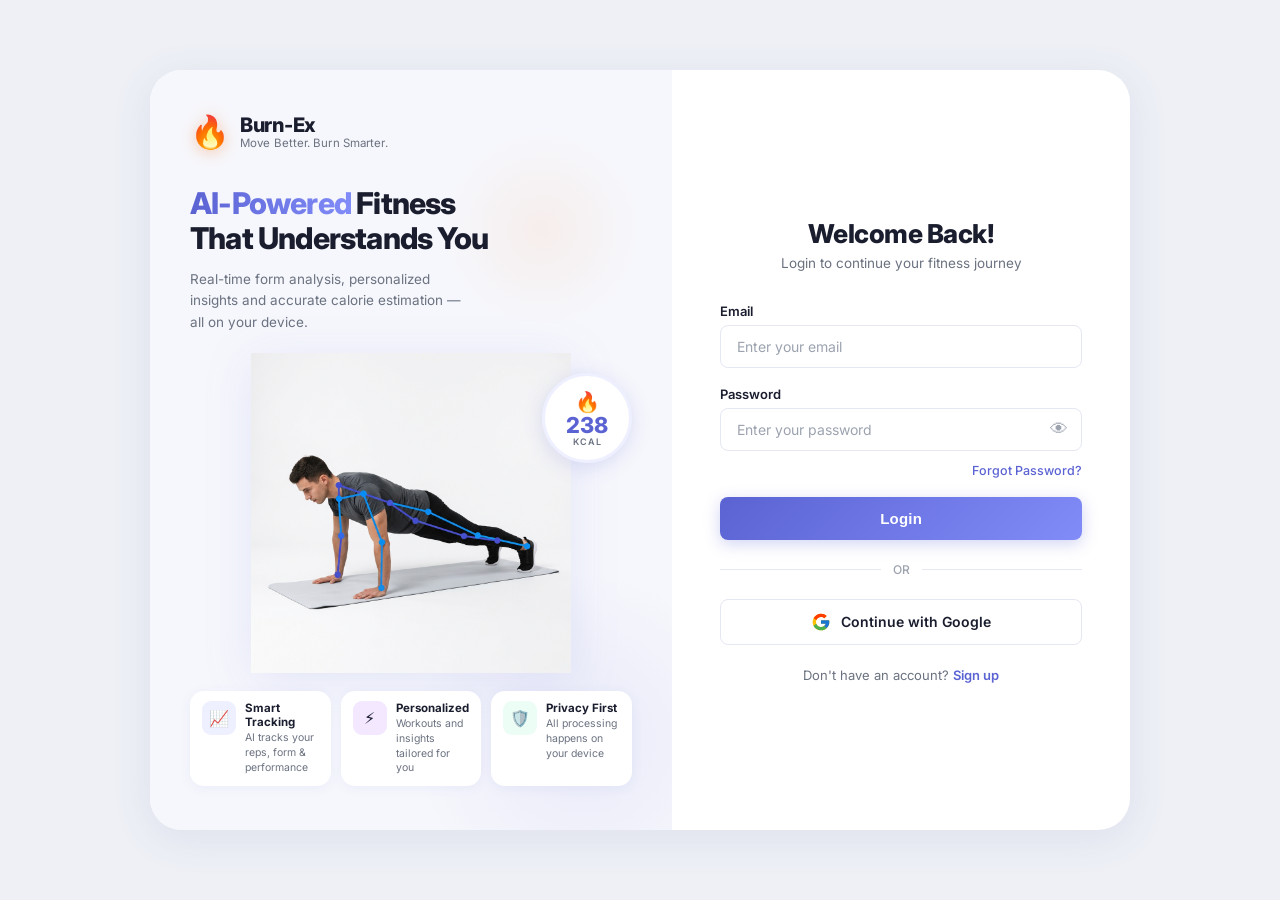
<file: templates/auth.html>
<!DOCTYPE html>
<html lang="en">
<head>
  <meta charset="UTF-8"/>
  <meta name="viewport" content="width=device-width, initial-scale=1.0"/>
  <meta name="description" content="Burn-Ex: AI-Powered Fitness — Login or create your account to start your personalized fitness journey."/>
  <title>Burn-Ex · Login</title>
  <link rel="preconnect" href="https://fonts.googleapis.com"/>
  <link href="https://fonts.googleapis.com/css2?family=Inter:wght@300;400;500;600;700;800;900&display=swap" rel="stylesheet"/>
  <link rel="stylesheet" href="/static/css/auth.css"/>
</head>
<body>

<div class="auth-wrapper">
  <div class="auth-card" role="main">

    <!-- ═══════════════════════════════════════════
         LEFT PANEL — Branding & Hero
    ═══════════════════════════════════════════ -->
    <div class="auth-left">

      <!-- Brand -->
      <div class="brand">
        <div class="brand-logo">🔥</div>
        <div class="brand-info">
          <span class="brand-name">Burn-Ex</span>
          <span class="brand-tagline">Move Better. Burn Smarter.</span>
        </div>
      </div>

      <!-- Headline -->
      <div class="hero-text">
        <h2 class="hero-heading">
          <span class="accent">AI-Powered</span> Fitness<br>That Understands You
        </h2>
        <p class="hero-sub">
          Real-time form analysis, personalized insights and accurate calorie estimation — all on your device.
        </p>
      </div>

      <!-- Visual with kcal bubble -->
      <div class="hero-visual">
        <img
          id="hero-img"
          src="/static/hero_pose.png"
          alt="Man doing push-up with AI pose skeleton overlay"
          class="hero-img"
        />
        <div class="kcal-bubble" aria-label="238 kilocalories burned">
          <span class="k-icon">🔥</span>
          <span class="k-num">238</span>
          <span class="k-unit">KCAL</span>
        </div>
      </div>

      <!-- Feature Badges -->
      <div class="feature-badges">
        <div class="badge-card">
          <div class="badge-icon blue">📈</div>
          <div class="badge-info">
            <h4>Smart Tracking</h4>
            <p>AI tracks your reps, form & performance</p>
          </div>
        </div>
        <div class="badge-card">
          <div class="badge-icon purple">⚡</div>
          <div class="badge-info">
            <h4>Personalized</h4>
            <p>Workouts and insights tailored for you</p>
          </div>
        </div>
        <div class="badge-card">
          <div class="badge-icon green">🛡️</div>
          <div class="badge-info">
            <h4>Privacy First</h4>
            <p>All processing happens on your device</p>
          </div>
        </div>
      </div>

    </div><!-- /auth-left -->

    <!-- ═══════════════════════════════════════════
         RIGHT PANEL — Login / Sign Up Forms
    ═══════════════════════════════════════════ -->
    <div class="auth-right">

      <!-- Alert -->
      <div id="auth-alert" class="auth-alert" role="alert" aria-live="polite"></div>

      <!-- ─── LOGIN FORM ─────────────────────────── -->
      <div id="login-panel">
        <div class="auth-form-header">
          <h1>Welcome Back!</h1>
          <p>Login to continue your fitness journey</p>
        </div>

        <form class="auth-form" id="login-form" novalidate autocomplete="on">

          <div class="form-group">
            <label class="form-label" for="login-email">Email</label>
            <div class="input-wrap">
              <input
                id="login-email"
                class="form-input"
                type="email"
                placeholder="Enter your email"
                autocomplete="email"
                required
              />
            </div>
            <span class="field-error" id="login-email-err">Please enter a valid email address.</span>
          </div>

          <div class="form-group">
            <label class="form-label" for="login-password">Password</label>
            <div class="input-wrap">
              <input
                id="login-password"
                class="form-input has-icon"
                type="password"
                placeholder="Enter your password"
                autocomplete="current-password"
                required
              />
              <span class="input-icon" id="toggle-login-pw" aria-label="Toggle password visibility" title="Show/hide password">👁</span>
            </div>
            <span class="field-error" id="login-pw-err">Password must be at least 6 characters.</span>
          </div>

          <div class="forgot-link">
            <a href="#" id="forgot-link" aria-label="Forgot password">Forgot Password?</a>
          </div>

          <button type="submit" class="btn-primary" id="login-btn" aria-label="Login">
            <span class="btn-spinner"></span>
            <span class="btn-label">Login</span>
          </button>

          <div class="or-divider"><span>OR</span></div>

          <button type="button" class="btn-google" id="google-login-btn" aria-label="Continue with Google">
            <svg class="google-logo" viewBox="0 0 48 48" xmlns="http://www.w3.org/2000/svg">
              <path fill="#FFC107" d="M43.611 20.083H42V20H24v8h11.303C33.654 32.657 29.332 36 24 36c-6.627 0-12-5.373-12-12s5.373-12 12-12c3.059 0 5.842 1.154 7.961 3.039l5.657-5.657C34.046 6.053 29.268 4 24 4 12.955 4 4 12.955 4 24s8.955 20 20 20 20-8.955 20-20c0-1.341-.138-2.65-.389-3.917z"/>
              <path fill="#FF3D00" d="m6.306 14.691 6.571 4.819C14.655 15.108 19.001 12 24 12c3.059 0 5.842 1.154 7.961 3.039l5.657-5.657C34.046 6.053 29.268 4 24 4 16.318 4 9.656 8.337 6.306 14.691z"/>
              <path fill="#4CAF50" d="M24 44c5.166 0 9.86-1.977 13.409-5.192l-6.19-5.238A11.91 11.91 0 0 1 24 36c-5.302 0-9.815-3.417-11.403-8.084l-6.515 5.023C9.505 39.556 16.227 44 24 44z"/>
              <path fill="#1976D2" d="M43.611 20.083H42V20H24v8h11.303a12.04 12.04 0 0 1-4.087 5.571l.003-.002 6.19 5.238C36.971 39.205 44 34 44 24c0-1.341-.138-2.65-.389-3.917z"/>
            </svg>
            Continue with Google
          </button>

        </form>

        <p class="auth-footer">
          Don't have an account? <a href="#" id="go-signup">Sign up</a>
        </p>
      </div><!-- /login-panel -->


      <!-- ─── SIGN UP FORM ────────────────────────── -->
      <div id="signup-panel" style="display:none;">
        <div class="auth-form-header">
          <h1>Create Account</h1>
          <p>Start your AI-powered fitness journey today</p>
        </div>

        <form class="auth-form" id="signup-form" novalidate autocomplete="off">

          <div class="name-row">
            <div class="form-group">
              <label class="form-label" for="signup-fname">First Name</label>
              <input id="signup-fname" class="form-input" type="text" placeholder="John" required/>
              <span class="field-error" id="fname-err">Required.</span>
            </div>
            <div class="form-group">
              <label class="form-label" for="signup-lname">Last Name</label>
              <input id="signup-lname" class="form-input" type="text" placeholder="Doe" required/>
              <span class="field-error" id="lname-err">Required.</span>
            </div>
          </div>

          <div class="form-group">
            <label class="form-label" for="signup-email">Email</label>
            <input id="signup-email" class="form-input" type="email" placeholder="john@example.com" required/>
            <span class="field-error" id="signup-email-err">Please enter a valid email.</span>
          </div>

          <div class="form-group">
            <label class="form-label" for="signup-password">Password</label>
            <div class="input-wrap">
              <input id="signup-password" class="form-input has-icon" type="password" placeholder="Create a strong password" required/>
              <span class="input-icon" id="toggle-signup-pw" aria-label="Toggle password" title="Show/hide password">👁</span>
            </div>
            <div class="strength-bar"><div class="strength-fill" id="strength-fill"></div></div>
            <span class="field-error" id="signup-pw-err">Must be at least 8 characters.</span>
          </div>

          <button type="submit" class="btn-primary" id="signup-btn" aria-label="Create account">
            <span class="btn-spinner"></span>
            <span class="btn-label">Create Account</span>
          </button>

          <div class="or-divider"><span>OR</span></div>

          <button type="button" class="btn-google" id="google-signup-btn" aria-label="Sign up with Google">
            <svg class="google-logo" viewBox="0 0 48 48" xmlns="http://www.w3.org/2000/svg">
              <path fill="#FFC107" d="M43.611 20.083H42V20H24v8h11.303C33.654 32.657 29.332 36 24 36c-6.627 0-12-5.373-12-12s5.373-12 12-12c3.059 0 5.842 1.154 7.961 3.039l5.657-5.657C34.046 6.053 29.268 4 24 4 12.955 4 4 12.955 4 24s8.955 20 20 20 20-8.955 20-20c0-1.341-.138-2.65-.389-3.917z"/>
              <path fill="#FF3D00" d="m6.306 14.691 6.571 4.819C14.655 15.108 19.001 12 24 12c3.059 0 5.842 1.154 7.961 3.039l5.657-5.657C34.046 6.053 29.268 4 24 4 16.318 4 9.656 8.337 6.306 14.691z"/>
              <path fill="#4CAF50" d="M24 44c5.166 0 9.86-1.977 13.409-5.192l-6.19-5.238A11.91 11.91 0 0 1 24 36c-5.302 0-9.815-3.417-11.403-8.084l-6.515 5.023C9.505 39.556 16.227 44 24 44z"/>
              <path fill="#1976D2" d="M43.611 20.083H42V20H24v8h11.303a12.04 12.04 0 0 1-4.087 5.571l.003-.002 6.19 5.238C36.971 39.205 44 34 44 24c0-1.341-.138-2.65-.389-3.917z"/>
            </svg>
            Sign up with Google
          </button>

        </form>

        <p class="auth-footer">
          Already have an account? <a href="#" id="go-login">Log in</a>
        </p>
      </div><!-- /signup-panel -->


      <!-- ─── FORGOT PASSWORD ────────────────────── -->
      <div id="forgot-panel" style="display:none;">
        <div class="auth-form-header">
          <h1>Reset Password</h1>
          <p>Enter your email to receive reset instructions</p>
        </div>

        <form class="auth-form" id="forgot-form" novalidate>
          <div class="form-group">
            <label class="form-label" for="forgot-email">Email Address</label>
            <input id="forgot-email" class="form-input" type="email" placeholder="Enter your email" required/>
            <span class="field-error" id="forgot-email-err">Please enter a valid email.</span>
          </div>
          <button type="submit" class="btn-primary" id="forgot-btn">
            <span class="btn-spinner"></span>
            <span class="btn-label">Send Reset Link</span>
          </button>
        </form>

        <p class="auth-footer">
          <a href="#" id="back-to-login">← Back to Login</a>
        </p>
      </div><!-- /forgot-panel -->

    </div><!-- /auth-right -->

  </div><!-- /auth-card -->
</div><!-- /auth-wrapper -->

<script src="/static/js/auth.js"></script>
</body>
</html>
</file>
<file: static/css/auth.css>
/* ============================================================
   Burn-Ex Auth Page — auth.css
   Theme: Light grey bg, indigo-purple accent, white cards
   ============================================================ */

@import url('https://fonts.googleapis.com/css2?family=Inter:wght@300;400;500;600;700;800;900&display=swap');

*, *::before, *::after { box-sizing: border-box; margin: 0; padding: 0; }

:root {
  --bg:           #EEF0F6;
  --bg2:          #F6F7FC;
  --white:        #FFFFFF;
  --card-shadow:  0 8px 40px rgba(80,90,160,0.10);
  --accent:       #5B63D3;
  --accent-dark:  #4851C0;
  --accent-light: #EEF0FF;
  --accent-glow:  rgba(91,99,211,0.18);
  --text:         #1A1D2E;
  --text-sub:     #6B7280;
  --text-muted:   #9CA3AF;
  --border:       #E5E7F2;
  --danger:       #EF4444;
  --success:      #10B981;
  --orange:       #F97316;
  --radius-sm:    8px;
  --radius-md:    14px;
  --radius-lg:    22px;
  --radius-xl:    32px;
  --transition:   0.22s cubic-bezier(.4,0,.2,1);
}

html, body {
  height: 100%;
  font-family: 'Inter', system-ui, sans-serif;
  background: var(--bg);
  color: var(--text);
  -webkit-font-smoothing: antialiased;
}

/* ─── Auth Wrapper ─────────────────────────────────────────── */
.auth-wrapper {
  min-height: 100vh;
  display: flex;
  align-items: center;
  justify-content: center;
  padding: 24px;
  background: var(--bg);
}

.auth-card {
  display: flex;
  width: 100%;
  max-width: 980px;
  min-height: 640px;
  background: var(--white);
  border-radius: var(--radius-xl);
  box-shadow: var(--card-shadow);
  overflow: hidden;
  animation: cardIn .4s ease both;
}

@keyframes cardIn {
  from { opacity: 0; transform: translateY(28px) scale(.98); }
  to   { opacity: 1; transform: translateY(0) scale(1); }
}

/* ─── LEFT PANEL ───────────────────────────────────────────── */
.auth-left {
  flex: 1.1;
  background: var(--bg2);
  padding: 44px 40px;
  display: flex;
  flex-direction: column;
  position: relative;
  overflow: hidden;
}

/* decorative blobs */
.auth-left::before,
.auth-left::after {
  content: '';
  position: absolute;
  border-radius: 50%;
  pointer-events: none;
}
.auth-left::before {
  width: 340px; height: 340px;
  background: radial-gradient(circle, rgba(91,99,211,0.09) 0%, transparent 70%);
  bottom: -80px; right: -80px;
}
.auth-left::after {
  width: 200px; height: 200px;
  background: radial-gradient(circle, rgba(249,115,22,0.07) 0%, transparent 70%);
  top: 60px; right: 30px;
}

/* Brand */
.brand {
  display: flex;
  align-items: center;
  gap: 10px;
  z-index: 1;
}
.brand-logo {
  font-size: 32px;
  line-height: 1;
  filter: drop-shadow(0 2px 8px rgba(249,115,22,0.35));
}
.brand-info {
  display: flex;
  flex-direction: column;
}
.brand-name {
  font-size: 20px;
  font-weight: 800;
  letter-spacing: -0.3px;
  color: var(--text);
  line-height: 1.1;
}
.brand-tagline {
  font-size: 11.5px;
  color: var(--text-sub);
  font-weight: 400;
  letter-spacing: 0.1px;
}

/* Hero Text */
.hero-text {
  margin-top: 36px;
  z-index: 1;
  position: relative;
}
.hero-heading {
  font-size: 30px;
  font-weight: 800;
  line-height: 1.18;
  color: var(--text);
  letter-spacing: -0.8px;
}
.hero-heading .accent {
  background: linear-gradient(90deg, var(--accent) 0%, #818CF8 100%);
  -webkit-background-clip: text;
  -webkit-text-fill-color: transparent;
  background-clip: text;
}
.hero-sub {
  margin-top: 12px;
  font-size: 13.5px;
  color: var(--text-sub);
  line-height: 1.6;
  max-width: 280px;
}

/* Hero Image Area */
.hero-visual {
  position: relative;
  flex: 1;
  display: flex;
  align-items: flex-end;
  justify-content: center;
  margin-top: 20px;
  z-index: 1;
}
.hero-img {
  width: 100%;
  max-width: 320px;
  object-fit: contain;
  filter: drop-shadow(0 8px 24px rgba(91,99,211,0.12));
  animation: floatImg 4s ease-in-out infinite;
}
@keyframes floatImg {
  0%,100% { transform: translateY(0); }
  50%      { transform: translateY(-8px); }
}

/* Kcal Bubble */
.kcal-bubble {
  position: absolute;
  top: 20px;
  right: 0px;
  background: var(--white);
  border-radius: 50%;
  width: 90px;
  height: 90px;
  display: flex;
  flex-direction: column;
  align-items: center;
  justify-content: center;
  box-shadow: 0 4px 20px rgba(91,99,211,0.18);
  border: 3px solid var(--accent-light);
}
.kcal-bubble .k-icon { font-size: 20px; }
.kcal-bubble .k-num  { font-size: 22px; font-weight: 800; color: var(--accent); line-height: 1; }
.kcal-bubble .k-unit { font-size: 9px;  font-weight: 600; color: var(--text-sub); letter-spacing: 1px; text-transform: uppercase; }

/* Feature Badges */
.feature-badges {
  display: flex;
  gap: 10px;
  flex-wrap: wrap;
  margin-top: 18px;
  z-index: 1;
}
.badge-card {
  display: flex;
  align-items: flex-start;
  gap: 9px;
  background: var(--white);
  border-radius: var(--radius-md);
  padding: 10px 12px;
  flex: 1;
  min-width: 100px;
  box-shadow: 0 2px 12px rgba(91,99,211,0.07);
}
.badge-icon {
  width: 34px; height: 34px;
  border-radius: 9px;
  display: flex; align-items: center; justify-content: center;
  font-size: 16px;
  flex-shrink: 0;
}
.badge-icon.blue   { background: #EEF0FF; }
.badge-icon.purple { background: #F3E8FF; }
.badge-icon.green  { background: #ECFDF5; }
.badge-info h4 { font-size: 11.5px; font-weight: 700; color: var(--text); margin-bottom: 2px; }
.badge-info p  { font-size: 10.5px; color: var(--text-sub); line-height: 1.4; }

/* ─── RIGHT PANEL ──────────────────────────────────────────── */
.auth-right {
  flex: 0.9;
  padding: 52px 48px;
  display: flex;
  flex-direction: column;
  justify-content: center;
}

.auth-form-header {
  text-align: center;
  margin-bottom: 32px;
}
.auth-form-header h1 {
  font-size: 26px;
  font-weight: 800;
  letter-spacing: -0.5px;
  color: var(--text);
}
.auth-form-header p {
  margin-top: 6px;
  font-size: 13.5px;
  color: var(--text-sub);
}

/* Form */
.auth-form { display: flex; flex-direction: column; gap: 18px; }

.form-group { display: flex; flex-direction: column; gap: 6px; }
.form-label {
  font-size: 13px;
  font-weight: 600;
  color: var(--text);
}
.input-wrap { position: relative; }
.form-input {
  width: 100%;
  padding: 12px 16px;
  border: 1.5px solid var(--border);
  border-radius: var(--radius-sm);
  font-size: 14px;
  font-family: inherit;
  color: var(--text);
  background: var(--white);
  outline: none;
  transition: border-color var(--transition), box-shadow var(--transition);
}
.form-input::placeholder { color: var(--text-muted); }
.form-input:focus {
  border-color: var(--accent);
  box-shadow: 0 0 0 3px var(--accent-glow);
}
.form-input.error { border-color: var(--danger); }
.input-icon {
  position: absolute;
  right: 14px; top: 50%;
  transform: translateY(-50%);
  color: var(--text-muted);
  cursor: pointer;
  font-size: 18px;
  line-height: 1;
  user-select: none;
  transition: color var(--transition);
}
.input-icon:hover { color: var(--accent); }
.form-input.has-icon { padding-right: 44px; }
.field-error {
  font-size: 11.5px;
  color: var(--danger);
  display: none;
}
.field-error.visible { display: block; }

.forgot-link {
  text-align: right;
  margin-top: -10px;
}
.forgot-link a {
  font-size: 12.5px;
  color: var(--accent);
  text-decoration: none;
  font-weight: 500;
  transition: opacity var(--transition);
}
.forgot-link a:hover { opacity: 0.75; }

/* Buttons */
.btn-primary {
  width: 100%;
  padding: 13px;
  background: linear-gradient(135deg, var(--accent) 0%, #818CF8 100%);
  color: #fff;
  font-size: 15px;
  font-weight: 700;
  border: none;
  border-radius: var(--radius-sm);
  cursor: pointer;
  letter-spacing: 0.2px;
  transition: transform var(--transition), box-shadow var(--transition), opacity var(--transition);
  box-shadow: 0 4px 16px rgba(91,99,211,0.28);
  position: relative;
  overflow: hidden;
}
.btn-primary::after {
  content: '';
  position: absolute;
  inset: 0;
  background: linear-gradient(135deg,rgba(255,255,255,0.12),transparent);
  opacity: 0;
  transition: opacity var(--transition);
}
.btn-primary:hover { transform: translateY(-1px); box-shadow: 0 8px 24px rgba(91,99,211,0.32); }
.btn-primary:hover::after { opacity: 1; }
.btn-primary:active { transform: translateY(0); }
.btn-primary:disabled { opacity: 0.65; cursor: not-allowed; transform: none; }

.btn-primary .btn-spinner {
  display: none;
  width: 16px; height: 16px;
  border: 2.5px solid rgba(255,255,255,0.4);
  border-top-color: #fff;
  border-radius: 50%;
  animation: spin .6s linear infinite;
  margin-right: 8px;
  vertical-align: middle;
}
.btn-primary.loading .btn-spinner { display: inline-block; }
.btn-primary.loading .btn-label { opacity: 0.7; }

@keyframes spin { to { transform: rotate(360deg); } }

/* Divider */
.or-divider {
  display: flex;
  align-items: center;
  gap: 12px;
  margin: 4px 0;
}
.or-divider::before, .or-divider::after {
  content: ''; flex: 1; height: 1px; background: var(--border);
}
.or-divider span {
  font-size: 12px;
  color: var(--text-muted);
  font-weight: 500;
  flex-shrink: 0;
}

/* Google Button */
.btn-google {
  width: 100%;
  padding: 12px;
  background: var(--white);
  color: var(--text);
  font-size: 14px;
  font-weight: 600;
  border: 1.5px solid var(--border);
  border-radius: var(--radius-sm);
  cursor: pointer;
  display: flex;
  align-items: center;
  justify-content: center;
  gap: 10px;
  font-family: inherit;
  transition: background var(--transition), border-color var(--transition), box-shadow var(--transition);
}
.btn-google:hover {
  background: var(--bg2);
  border-color: #CBD5E1;
  box-shadow: 0 2px 10px rgba(0,0,0,0.06);
}
.google-logo {
  width: 20px; height: 20px;
  flex-shrink: 0;
}

/* Footer link */
.auth-footer {
  text-align: center;
  margin-top: 22px;
  font-size: 13px;
  color: var(--text-sub);
}
.auth-footer a {
  color: var(--accent);
  font-weight: 600;
  text-decoration: none;
  transition: opacity var(--transition);
}
.auth-footer a:hover { opacity: 0.75; }

/* Alert toast */
.auth-alert {
  padding: 10px 14px;
  border-radius: var(--radius-sm);
  font-size: 13px;
  font-weight: 500;
  display: none;
}
.auth-alert.success { background: #ECFDF5; color: #065F46; border: 1px solid #6EE7B7; display: block; }
.auth-alert.error   { background: #FEF2F2; color: #991B1B; border: 1px solid #FCA5A5; display: block; }

/* Name row for signup */
.name-row { display: grid; grid-template-columns: 1fr 1fr; gap: 12px; }

/* Password strength */
.strength-bar { height: 4px; background: var(--border); border-radius: 9px; margin-top: 6px; overflow: hidden; }
.strength-fill { height: 100%; border-radius: 9px; width: 0; transition: width .3s, background .3s; }

/* ─── Responsive ───────────────────────────────────────────── */
@media (max-width: 720px) {
  .auth-card { flex-direction: column; border-radius: var(--radius-lg); }
  .auth-left  { padding: 32px 28px 24px; }
  .auth-right { padding: 32px 28px; }
  .hero-visual { display: none; }
  .feature-badges { display: none; }
  .name-row { grid-template-columns: 1fr; }
}
</file>
